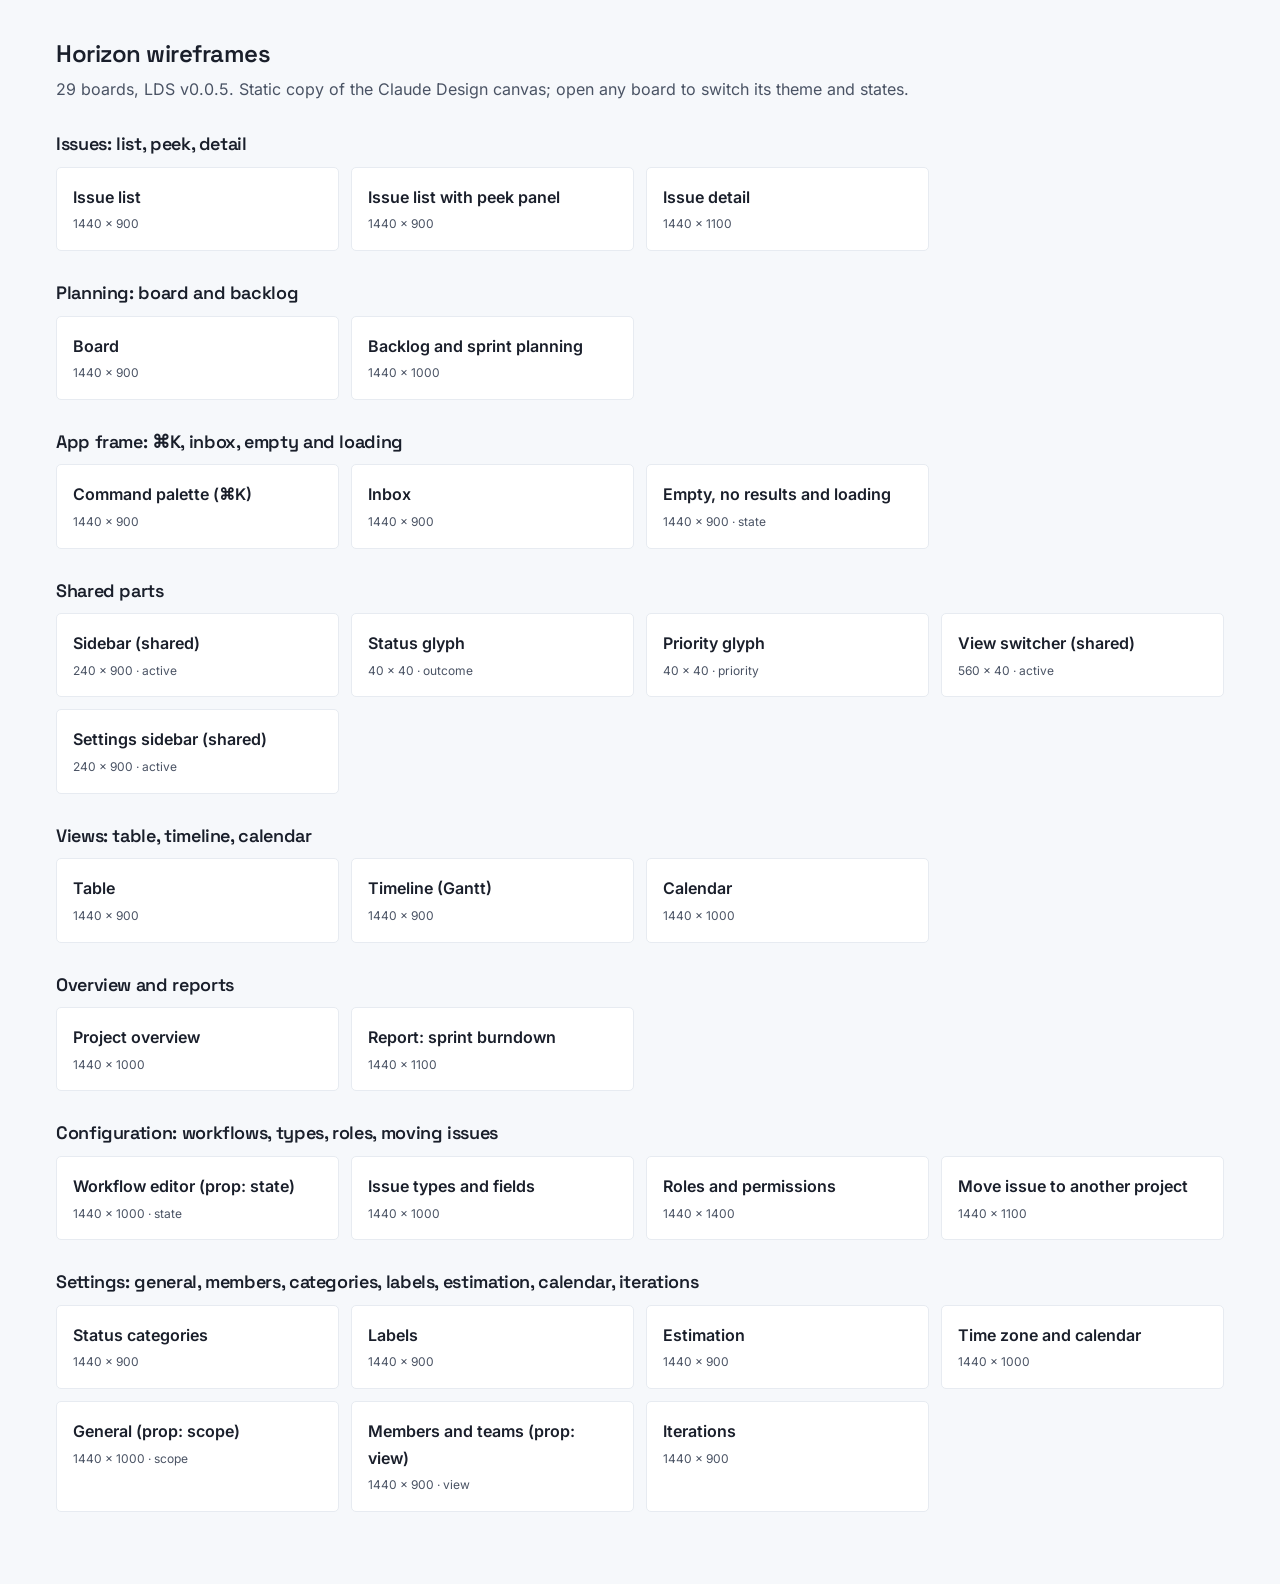
<file: docs/wireframes/index.html>
<!doctype html>
<html lang="en">
<head>
<meta charset="utf-8">
<meta name="viewport" content="width=device-width, initial-scale=1">
<title>Horizon wireframes</title>
<link rel="stylesheet" href="lds/tokens.css">
<link rel="stylesheet" href="lds/bundle.css">
<style>
  body { margin: 0; background: var(--lds-color-bg-subtle); color: var(--lds-color-fg-default); font-family: var(--lds-font-family-sans); }
  .hz-gallery { max-width: 1200px; margin: 0 auto; padding: var(--lds-space-10) var(--lds-space-4); }
  .hz-gallery__head { display: flex; flex-direction: column; gap: var(--lds-space-2); margin-bottom: var(--lds-space-8); }
  .hz-group { margin-bottom: var(--lds-space-8); }
  .hz-group__title { margin: 0 0 var(--lds-space-3); font-size: var(--lds-font-size-lg); }
  .hz-grid { display: grid; grid-template-columns: repeat(auto-fill, minmax(min(260px, 100%), 1fr)); gap: var(--lds-space-3); }
  .hz-card { display: flex; flex-direction: column; gap: var(--lds-space-1); padding: var(--lds-space-4); border: 1px solid var(--lds-color-border-default); border-radius: var(--lds-radius-lg); background: var(--lds-color-bg-raised); color: var(--lds-color-fg-default); text-decoration: none; }
  .hz-card:hover { border-color: var(--lds-color-border-strong); }
  .hz-card__title { font-weight: var(--lds-font-weight-semibold); }
  .hz-card__meta { font-size: var(--lds-font-size-xs); color: var(--lds-color-fg-muted); }
  .hz-toolbar { position: sticky; top: 0; z-index: var(--lds-z-sticky); display: flex; flex-wrap: wrap; align-items: center; gap: var(--lds-space-4); padding: var(--lds-space-2) var(--lds-space-4); background: var(--lds-color-bg-raised); border-bottom: 1px solid var(--lds-color-border-default); font-size: var(--lds-font-size-sm); }
  .hz-toolbar a { color: var(--lds-color-fg-link); text-decoration: none; }
  .hz-toolbar__title { font-weight: var(--lds-font-weight-semibold); }
  .hz-control { display: inline-flex; align-items: center; gap: var(--lds-space-2); color: var(--lds-color-fg-muted); }
  .hz-spacer { flex: 1; }
  .hz-stage { padding: var(--lds-space-6) var(--lds-space-4); overflow-x: auto; }
  .hz-frame { margin: 0 auto; background: var(--lds-color-bg-canvas); box-shadow: var(--lds-shadow-md); }
</style>
<script src="lds/bundle.js"></script>
<script src="boards.js"></script>
<script src="viewer.js" defer></script>
</head>
<body>
<div id="app"></div>
<noscript>The wireframes are rendered with JavaScript.</noscript>
</body>
</html>
</file>
<file: docs/wireframes/lds/tokens.css>
/* LiDiSoft Design System — generated from tokens.json */

@font-face {
  font-family: "Inter";
  src: url("fonts/Inter-Variable.woff2");
  font-weight: 100 900;
  font-style: normal;
  font-display: swap;
}

@font-face {
  font-family: "Space Grotesk";
  src: url("fonts/SpaceGrotesk-Variable.woff2");
  font-weight: 300 700;
  font-style: normal;
  font-display: swap;
}

:root, [data-theme="light"] {
  --lds-color-blue-50: #eef7fd;
  --lds-color-blue-100: #d6ebfa;
  --lds-color-blue-200: #b0d9f4;
  --lds-color-blue-300: #83c1ec;
  --lds-color-blue-400: #62b0e8;
  --lds-color-blue-500: #4a9fe3;
  --lds-color-blue-600: #3480c2;
  --lds-color-blue-700: #29649b;
  --lds-color-blue-800: #1f4a73;
  --lds-color-blue-900: #16334f;
  --lds-color-coral-50: #fef2f0;
  --lds-color-coral-100: #fde0db;
  --lds-color-coral-200: #fbc3ba;
  --lds-color-coral-300: #f99e90;
  --lds-color-coral-400: #f78475;
  --lds-color-coral-500: #f56f5c;
  --lds-color-coral-600: #d9503c;
  --lds-color-coral-700: #ad3c2c;
  --lds-color-coral-800: #822c20;
  --lds-color-coral-900: #5a1e16;
  --lds-color-gray-0: #ffffff;
  --lds-color-gray-25: #fbfcfe;
  --lds-color-gray-50: #f6f8fb;
  --lds-color-gray-100: #eef1f6;
  --lds-color-gray-200: #e7ebf1;
  --lds-color-gray-300: #cfd6e0;
  --lds-color-gray-400: #a7b1c2;
  --lds-color-gray-500: #7c8798;
  --lds-color-gray-550: #646e80;
  --lds-color-gray-600: #4a5364;
  --lds-color-gray-700: #333c4d;
  --lds-color-gray-800: #1a1f2b;
  --lds-color-gray-900: #12151d;
  --lds-color-gray-950: #0b0e14;
  --lds-color-green-50: #eef9f1;
  --lds-color-green-100: #d5f0dc;
  --lds-color-green-200: #ade1ba;
  --lds-color-green-300: #79cb8e;
  --lds-color-green-400: #52b56d;
  --lds-color-green-500: #3aa757;
  --lds-color-green-600: #2d8544;
  --lds-color-green-700: #246a37;
  --lds-color-green-800: #1a4e28;
  --lds-color-green-900: #12351b;
  --lds-color-yellow-50: #fefaeb;
  --lds-color-yellow-100: #fdf2c7;
  --lds-color-yellow-200: #fbe68c;
  --lds-color-yellow-300: #f8da51;
  --lds-color-yellow-400: #f6d43b;
  --lds-color-yellow-500: #f5cf2b;
  --lds-color-yellow-600: #d4b012;
  --lds-color-yellow-700: #a4880e;
  --lds-color-yellow-800: #77630b;
  --lds-color-yellow-900: #4f4207;
  --lds-card-border: var(--lds-color-border-default);
  --lds-color-accent-active: var(--lds-color-blue-700);
  --lds-color-accent-border: var(--lds-color-blue-200);
  --lds-color-accent-default: var(--lds-color-blue-500);
  --lds-color-accent-fg: var(--lds-color-blue-700);
  --lds-color-accent-hover: var(--lds-color-blue-600);
  --lds-color-accent-muted: var(--lds-color-blue-100);
  --lds-color-accent-subtle: var(--lds-color-blue-50);
  --lds-color-bg-canvas: var(--lds-color-gray-0);
  --lds-color-bg-inverse: var(--lds-color-gray-900);
  --lds-color-bg-muted: var(--lds-color-gray-100);
  --lds-color-bg-overlay: rgba(18, 21, 29, 0.55);
  --lds-color-bg-raised: var(--lds-color-gray-0);
  --lds-color-bg-subtle: var(--lds-color-gray-50);
  --lds-color-border-default: var(--lds-color-gray-200);
  --lds-color-border-inverse: var(--lds-color-gray-700);
  --lds-color-border-strong: var(--lds-color-gray-300);
  --lds-color-border-subtle: var(--lds-color-gray-100);
  --lds-color-chart-abandoned: var(--lds-color-coral-600);
  --lds-color-chart-annotation: var(--lds-color-fg-muted);
  --lds-color-chart-completed: var(--lds-color-green-600);
  --lds-color-chart-marker: var(--lds-color-danger-fg);
  --lds-color-chart-reference: var(--lds-color-fg-subtle);
  --lds-color-chart-started: var(--lds-color-blue-600);
  --lds-color-chart-unstarted: var(--lds-color-gray-400);
  --lds-color-danger-active: var(--lds-color-coral-700);
  --lds-color-danger-border: var(--lds-color-coral-200);
  --lds-color-danger-default: var(--lds-color-coral-500);
  --lds-color-danger-fg: var(--lds-color-coral-700);
  --lds-color-danger-hover: var(--lds-color-coral-600);
  --lds-color-danger-muted: var(--lds-color-coral-100);
  --lds-color-danger-subtle: var(--lds-color-coral-50);
  --lds-color-fg-default: var(--lds-color-gray-800);
  --lds-color-fg-disabled: var(--lds-color-gray-400);
  --lds-color-fg-inverse: var(--lds-color-gray-100);
  --lds-color-fg-link: var(--lds-color-blue-700);
  --lds-color-fg-muted: var(--lds-color-gray-600);
  --lds-color-fg-on-accent: var(--lds-color-gray-0);
  --lds-color-fg-on-warning: var(--lds-color-gray-900);
  --lds-color-fg-subtle: var(--lds-color-gray-550);
  --lds-color-focus-ring: var(--lds-color-blue-600);
  --lds-color-focus-ring-offset: var(--lds-color-bg-canvas);
  --lds-color-neutral-active: var(--lds-color-gray-900);
  --lds-color-neutral-border: var(--lds-color-gray-200);
  --lds-color-neutral-default: var(--lds-color-gray-800);
  --lds-color-neutral-fg: var(--lds-color-gray-700);
  --lds-color-neutral-hover: var(--lds-color-gray-700);
  --lds-color-neutral-muted: var(--lds-color-gray-100);
  --lds-color-neutral-subtle: var(--lds-color-gray-50);
  --lds-color-success-active: var(--lds-color-green-700);
  --lds-color-success-border: var(--lds-color-green-200);
  --lds-color-success-default: var(--lds-color-green-500);
  --lds-color-success-fg: var(--lds-color-green-700);
  --lds-color-success-hover: var(--lds-color-green-600);
  --lds-color-success-muted: var(--lds-color-green-100);
  --lds-color-success-subtle: var(--lds-color-green-50);
  --lds-color-warning-active: var(--lds-color-yellow-700);
  --lds-color-warning-border: var(--lds-color-yellow-200);
  --lds-color-warning-default: var(--lds-color-yellow-500);
  --lds-color-warning-fg: var(--lds-color-yellow-800);
  --lds-color-warning-hover: var(--lds-color-yellow-600);
  --lds-color-warning-muted: var(--lds-color-yellow-100);
  --lds-color-warning-subtle: var(--lds-color-yellow-50);
  --lds-card-shadow: 0 1px 2px rgba(20, 30, 50, 0.04), 0 12px 32px rgba(20, 30, 50, 0.06);
  --lds-overlay-shadow: 0 24px 64px rgba(20, 30, 50, 0.18);
  --lds-shadow-inset: inset 0 1px 2px rgba(20, 30, 50, 0.06);
  --lds-shadow-lg: 0 8px 20px rgba(20, 30, 50, 0.10), 0 24px 48px rgba(20, 30, 50, 0.10);
  --lds-shadow-md: 0 1px 2px rgba(20, 30, 50, 0.04), 0 12px 32px rgba(20, 30, 50, 0.06);
  --lds-shadow-none: none;
  --lds-shadow-sm: 0 1px 2px rgba(20, 30, 50, 0.06);
  --lds-shadow-xl: 0 24px 64px rgba(20, 30, 50, 0.18);
}

[data-theme="dark"] {
  --lds-card-border: var(--lds-color-border-default);
  --lds-color-accent-active: var(--lds-color-blue-200);
  --lds-color-accent-border: rgba(74, 159, 227, 0.35);
  --lds-color-accent-default: var(--lds-color-blue-400);
  --lds-color-accent-fg: var(--lds-color-blue-300);
  --lds-color-accent-hover: var(--lds-color-blue-300);
  --lds-color-accent-muted: rgba(74, 159, 227, 0.22);
  --lds-color-accent-subtle: rgba(74, 159, 227, 0.12);
  --lds-color-bg-canvas: var(--lds-color-gray-900);
  --lds-color-bg-inverse: var(--lds-color-gray-50);
  --lds-color-bg-muted: var(--lds-color-gray-800);
  --lds-color-bg-overlay: rgba(5, 7, 11, 0.7);
  --lds-color-bg-raised: var(--lds-color-gray-800);
  --lds-color-bg-subtle: var(--lds-color-gray-950);
  --lds-color-border-default: var(--lds-color-gray-700);
  --lds-color-border-inverse: var(--lds-color-gray-300);
  --lds-color-border-strong: var(--lds-color-gray-600);
  --lds-color-border-subtle: var(--lds-color-gray-800);
  --lds-color-chart-abandoned: var(--lds-color-coral-400);
  --lds-color-chart-annotation: var(--lds-color-fg-muted);
  --lds-color-chart-completed: var(--lds-color-green-500);
  --lds-color-chart-marker: var(--lds-color-danger-fg);
  --lds-color-chart-reference: var(--lds-color-fg-subtle);
  --lds-color-chart-started: var(--lds-color-blue-500);
  --lds-color-chart-unstarted: var(--lds-color-gray-600);
  --lds-color-danger-active: var(--lds-color-coral-200);
  --lds-color-danger-border: rgba(245, 111, 92, 0.35);
  --lds-color-danger-default: var(--lds-color-coral-400);
  --lds-color-danger-fg: var(--lds-color-coral-300);
  --lds-color-danger-hover: var(--lds-color-coral-300);
  --lds-color-danger-muted: rgba(245, 111, 92, 0.22);
  --lds-color-danger-subtle: rgba(245, 111, 92, 0.12);
  --lds-color-fg-default: var(--lds-color-gray-100);
  --lds-color-fg-disabled: var(--lds-color-gray-600);
  --lds-color-fg-inverse: var(--lds-color-gray-900);
  --lds-color-fg-link: var(--lds-color-blue-300);
  --lds-color-fg-muted: var(--lds-color-gray-400);
  --lds-color-fg-on-accent: var(--lds-color-gray-0);
  --lds-color-fg-on-warning: var(--lds-color-gray-900);
  --lds-color-fg-subtle: var(--lds-color-gray-500);
  --lds-color-focus-ring: var(--lds-color-blue-400);
  --lds-color-focus-ring-offset: var(--lds-color-bg-canvas);
  --lds-color-neutral-active: var(--lds-color-gray-0);
  --lds-color-neutral-border: var(--lds-color-gray-700);
  --lds-color-neutral-default: var(--lds-color-gray-100);
  --lds-color-neutral-fg: var(--lds-color-gray-300);
  --lds-color-neutral-hover: var(--lds-color-gray-200);
  --lds-color-neutral-muted: var(--lds-color-gray-700);
  --lds-color-neutral-subtle: var(--lds-color-gray-800);
  --lds-color-success-active: var(--lds-color-green-200);
  --lds-color-success-border: rgba(58, 167, 87, 0.35);
  --lds-color-success-default: var(--lds-color-green-400);
  --lds-color-success-fg: var(--lds-color-green-300);
  --lds-color-success-hover: var(--lds-color-green-300);
  --lds-color-success-muted: rgba(58, 167, 87, 0.22);
  --lds-color-success-subtle: rgba(58, 167, 87, 0.12);
  --lds-color-warning-active: var(--lds-color-yellow-200);
  --lds-color-warning-border: rgba(245, 207, 43, 0.35);
  --lds-color-warning-default: var(--lds-color-yellow-400);
  --lds-color-warning-fg: var(--lds-color-yellow-300);
  --lds-color-warning-hover: var(--lds-color-yellow-300);
  --lds-color-warning-muted: rgba(245, 207, 43, 0.22);
  --lds-color-warning-subtle: rgba(245, 207, 43, 0.12);
  --lds-card-shadow: 0 1px 2px rgba(0, 0, 0, 0.3), 0 12px 32px rgba(0, 0, 0, 0.35);
  --lds-overlay-shadow: 0 24px 64px rgba(0, 0, 0, 0.6);
  --lds-shadow-inset: inset 0 1px 2px rgba(0, 0, 0, 0.35);
  --lds-shadow-lg: 0 8px 20px rgba(0, 0, 0, 0.45), 0 24px 48px rgba(0, 0, 0, 0.4);
  --lds-shadow-md: 0 1px 2px rgba(0, 0, 0, 0.3), 0 12px 32px rgba(0, 0, 0, 0.35);
  --lds-shadow-sm: 0 1px 2px rgba(0, 0, 0, 0.4);
  --lds-shadow-xl: 0 24px 64px rgba(0, 0, 0, 0.6);
}

:root {
  --lds-card-padding: 1.5rem;
  --lds-chart-segment-gap: 2px;
  --lds-control-gap-lg: 0.75rem;
  --lds-control-gap-md: 0.5rem;
  --lds-control-gap-sm: 0.5rem;
  --lds-control-padding-x-lg: 1.25rem;
  --lds-control-padding-x-md: 1rem;
  --lds-control-padding-x-sm: 0.75rem;
  --lds-focus-offset: 2px;
  --lds-focus-width: 2px;
  --lds-space-0: 0;
  --lds-space-1: 0.25rem;
  --lds-space-2: 0.5rem;
  --lds-space-3: 0.75rem;
  --lds-space-4: 1rem;
  --lds-space-5: 1.25rem;
  --lds-space-6: 1.5rem;
  --lds-space-7: 1.75rem;
  --lds-space-8: 2rem;
  --lds-space-10: 2.5rem;
  --lds-space-12: 3rem;
  --lds-space-14: 3.5rem;
  --lds-space-16: 4rem;
  --lds-space-20: 5rem;
  --lds-space-24: 6rem;
  --lds-space-32: 8rem;
  --lds-space-px: 1px;
  --lds-card-radius: 5px;
  --lds-chart-bar-radius: 4px;
  --lds-control-radius-lg: 3px;
  --lds-control-radius-md: 3px;
  --lds-control-radius-pill: 999px;
  --lds-control-radius-sm: 2px;
  --lds-overlay-radius: 5px;
  --lds-radius-full: 999px;
  --lds-radius-lg: 5px;
  --lds-radius-md: 3px;
  --lds-radius-none: 0;
  --lds-radius-sm: 2px;
  --lds-radius-xl: 12px;
  --lds-radius-xs: 1px;
  --lds-avatar-size-lg: 48px;
  --lds-avatar-size-md: 40px;
  --lds-avatar-size-sm: 32px;
  --lds-breakpoint-2xl: 1536px;
  --lds-breakpoint-lg: 1024px;
  --lds-breakpoint-md: 768px;
  --lds-breakpoint-sm: 480px;
  --lds-breakpoint-xl: 1280px;
  --lds-control-border-width-default: 1px;
  --lds-control-height-lg: 48px;
  --lds-control-height-md: 40px;
  --lds-control-height-sm: 32px;
  --lds-icon-size-lg: 24px;
  --lds-icon-size-md: 20px;
  --lds-icon-size-sm: 16px;
  --lds-size-container: 1300px;
  --lds-size-prose: 68ch;
  --lds-avatar-font-size-lg: 0.875rem;
  --lds-avatar-font-size-md: 0.75rem;
  --lds-avatar-font-size-sm: 0.6875rem;
  --lds-control-font-size-lg: 1rem;
  --lds-control-font-size-md: 0.875rem;
  --lds-control-font-size-sm: 0.875rem;
  --lds-font-size-2xl: 1.5rem;
  --lds-font-size-2xs: 0.6875rem;
  --lds-font-size-3xl: 1.875rem;
  --lds-font-size-4xl: 2.25rem;
  --lds-font-size-5xl: 3rem;
  --lds-font-size-lg: 1.125rem;
  --lds-font-size-md: 1rem;
  --lds-font-size-sm: 0.875rem;
  --lds-font-size-xl: 1.25rem;
  --lds-font-size-xs: 0.75rem;
  --lds-font-weight-bold: 700;
  --lds-font-weight-extrabold: 800;
  --lds-font-weight-medium: 500;
  --lds-font-weight-regular: 400;
  --lds-font-weight-semibold: 600;
  --lds-font-leading-none: 1;
  --lds-font-leading-normal: 1.55;
  --lds-font-leading-relaxed: 1.65;
  --lds-font-leading-snug: 1.35;
  --lds-font-leading-tight: 1.15;
  --lds-font-tracking-caps: 0.14em;
  --lds-font-tracking-normal: 0;
  --lds-font-tracking-tight: -0.02em;
  --lds-font-tracking-wide: 0.04em;
  --lds-z-base: 0;
  --lds-z-drawer: 100;
  --lds-z-modal: 200;
  --lds-z-popover: 300;
  --lds-z-raised: 10;
  --lds-z-sticky: 50;
  --lds-z-toast: 400;
  --lds-z-tooltip: 500;
  --font-sans: "Inter", -apple-system, BlinkMacSystemFont, "Segoe UI", Roboto, sans-serif;
  --font-display: "Space Grotesk", "Inter", -apple-system, BlinkMacSystemFont, sans-serif;
  --font-mono: "JetBrains Mono", ui-monospace, SFMono-Regular, Menlo, Consolas, monospace;
}

.lds-display {
  font-family: var(--font-display);
  font-size: 2.25rem;
  line-height: 1.15;
  font-weight: 700;
  letter-spacing: -0.02em;
}

.lds-title {
  font-family: var(--font-display);
  font-size: 1.5rem;
  line-height: 1.15;
  font-weight: 600;
  letter-spacing: -0.02em;
}

.lds-eyebrow {
  font-family: var(--font-display);
  font-size: 0.75rem;
  line-height: 1.55;
  font-weight: 600;
  letter-spacing: 0.14em;
}

.lds-lead {
  font-family: var(--font-sans);
  font-size: 1.125rem;
  line-height: 1.65;
  font-weight: 400;
}

.lds-body {
  font-family: var(--font-sans);
  font-size: 1rem;
  line-height: 1.65;
  font-weight: 400;
}

.lds-control {
  font-family: var(--font-sans);
  font-size: 0.875rem;
  line-height: 1.55;
  font-weight: 500;
}

.lds-caption {
  font-family: var(--font-sans);
  font-size: 0.75rem;
  line-height: 1.55;
  font-weight: 400;
}

.lds-code {
  font-family: var(--font-mono);
  font-size: 0.875rem;
  line-height: 1.55;
  font-weight: 400;
}
</file>
<file: docs/wireframes/lds/bundle.css>
/*!
 * LiDiSoft Design System — lds.css
 * version 0.0.5
 *
 * GENERATED FILE — DO NOT EDIT.
 * Regenerate with: make build   (see docs/architecture.md)
 */
/* ------------------------------------------------------------------
 * Reset
 *
 * Deliberately small. It normalises box sizing, strips the margins that
 * cause layout surprises, and sets the document-level typography that
 * every component inherits — nothing more.
 * ------------------------------------------------------------------ */

*,
*::before,
*::after {
  box-sizing: border-box;
}

html {
  -webkit-text-size-adjust: 100%;
  scroll-behavior: smooth;
}

body {
  margin: 0;
  font-family: var(--lds-font-family-sans);
  font-size: var(--lds-font-size-md);
  line-height: var(--lds-font-leading-relaxed);
  color: var(--lds-color-fg-default);
  background: var(--lds-color-bg-canvas);
  -webkit-font-smoothing: antialiased;
  -moz-osx-font-smoothing: grayscale;
}

h1,
h2,
h3,
h4,
h5,
h6 {
  margin: 0;
  font-family: var(--lds-font-family-display);
  font-weight: var(--lds-font-weight-semibold);
  line-height: var(--lds-font-leading-tight);
  letter-spacing: var(--lds-font-tracking-tight);
}

p,
figure,
blockquote,
dl,
dd {
  margin: 0;
}

ul[class],
ol[class] {
  margin: 0;
  padding: 0;
  list-style: none;
}

a {
  color: var(--lds-color-fg-link);
  text-decoration-thickness: 1px;
  text-underline-offset: 0.2em;
}

img,
picture,
svg,
video,
canvas {
  display: block;
  max-width: 100%;
  height: auto;
}

input,
button,
textarea,
select {
  font: inherit;
  color: inherit;
}

code,
kbd,
samp,
pre {
  font-family: var(--lds-font-family-mono);
  font-size: 0.9em;
}

hr {
  border: 0;
  border-top: 1px solid var(--lds-color-border-default);
  margin: var(--lds-space-6) 0;
}

/* One focus treatment for the whole system. Components reuse these tokens
 * inside their shadow roots rather than inventing their own ring. */
:where(a, button, input, textarea, select, summary, [tabindex]):focus-visible {
  outline: var(--lds-focus-width) solid var(--lds-color-focus-ring);
  outline-offset: var(--lds-focus-offset);
  border-radius: var(--lds-radius-xs);
}

/* ------------------------------------------------------------------
 * Theme wiring
 *
 * data-lds-theme is the explicit switch. When the page has not chosen,
 * follow the OS. An explicit data-lds-theme="light" always wins because
 * attribute selectors outrank the bare :root inside the media query.
 * ------------------------------------------------------------------ */

@media (prefers-color-scheme: dark) {
  :root:not([data-lds-theme="light"]) {
    color-scheme: dark;
  }
}

:root[data-lds-theme="dark"],
:root[data-theme="dark"] {
  color-scheme: dark;
}

/* Respect users who ask for less motion: kill transitions system-wide rather
 * than asking every component to remember. */
@media (prefers-reduced-motion: reduce) {
  *,
  *::before,
  *::after {
    animation-duration: 0.01ms !important;
    animation-iteration-count: 1 !important;
    transition-duration: 0.01ms !important;
    scroll-behavior: auto !important;
  }
}


/* ------------------------------------------------------------------
 * Tokens not declared by tokens.json (font stacks and motion), kept here.
 * Every other --lds-* value comes from the design system's tokens.css.
 * ------------------------------------------------------------------ */
:root {
  --lds-duration-fast: 120ms;
  --lds-duration-instant: 0ms;
  --lds-duration-normal: 180ms;
  --lds-duration-slow: 280ms;
  --lds-duration-slower: 420ms;
  --lds-easing-accelerate: cubic-bezier(0.4, 0, 1, 1);
  --lds-easing-decelerate: cubic-bezier(0, 0, 0.2, 1);
  --lds-easing-spring: cubic-bezier(0.34, 1.56, 0.64, 1);
  --lds-easing-standard: cubic-bezier(0.2, 0, 0.2, 1);
  --lds-font-family-display: "Space Grotesk", "Inter", -apple-system, BlinkMacSystemFont, sans-serif;
  --lds-font-family-mono: "JetBrains Mono", ui-monospace, SFMono-Regular, Menlo, Consolas, monospace;
  --lds-font-family-sans: "Inter", -apple-system, BlinkMacSystemFont, "Segoe UI", Roboto, sans-serif;
  --lds-transition-control: 120ms cubic-bezier(0.2, 0, 0.2, 1);
  --lds-transition-surface: 180ms cubic-bezier(0.2, 0, 0.2, 1);
}

/* ------------------------------------------------------------------
 * Layout primitives and typography helpers.
 *
 * These are light-DOM classes, not components — layout is the one thing
 * shadow DOM cannot own, because it has to arrange elements the consuming
 * page created. Everything here is composable and single-purpose; this is
 * not a utility framework and should not grow into one.
 *
 * Naming: .lds-<primitive>, modified by --lds-<primitive>-* custom
 * properties rather than by variant classes.
 * ------------------------------------------------------------------ */

.lds-container {
  width: 100%;
  max-width: var(--lds-container-width, var(--lds-size-container));
  margin-inline: auto;
  padding-inline: var(--lds-space-6);
}

/* Vertical rhythm. Children are spaced, the container itself is not. */
.lds-stack {
  display: flex;
  flex-direction: column;
  gap: var(--lds-stack-gap, var(--lds-space-4));
}

/* Horizontal grouping that wraps instead of overflowing. */
.lds-cluster {
  display: flex;
  flex-wrap: wrap;
  align-items: var(--lds-cluster-align, center);
  gap: var(--lds-cluster-gap, var(--lds-space-3));
}

/* Pushes the last child away from the rest — nav bars, card footers. */
.lds-split {
  display: flex;
  align-items: var(--lds-split-align, center);
  justify-content: space-between;
  gap: var(--lds-split-gap, var(--lds-space-4));
}

/* Responsive without media queries: columns fit as many as will hold
 * --lds-grid-min, then wrap. */
.lds-grid {
  display: grid;
  gap: var(--lds-grid-gap, var(--lds-space-6));
  grid-template-columns: repeat(
    auto-fit,
    minmax(min(var(--lds-grid-min, 260px), 100%), 1fr)
  );
}

/* Centres a column and caps its measure for readability. */
.lds-prose {
  max-width: var(--lds-prose-width, var(--lds-size-prose));
}

.lds-prose > * + * {
  margin-top: var(--lds-space-4);
}

/* ------------------------------------------------------------------
 * Typography helpers
 * ------------------------------------------------------------------ */

.lds-display {
  font-family: var(--lds-font-family-display);
  font-size: var(--lds-font-size-4xl);
  font-weight: var(--lds-font-weight-bold);
  line-height: var(--lds-font-leading-tight);
  letter-spacing: var(--lds-font-tracking-tight);
}

.lds-title {
  font-family: var(--lds-font-family-display);
  font-size: var(--lds-font-size-2xl);
  font-weight: var(--lds-font-weight-semibold);
  line-height: var(--lds-font-leading-tight);
  letter-spacing: var(--lds-font-tracking-tight);
}

.lds-eyebrow {
  font-family: var(--lds-font-family-display);
  font-size: var(--lds-font-size-xs);
  font-weight: var(--lds-font-weight-semibold);
  letter-spacing: var(--lds-font-tracking-caps);
  text-transform: uppercase;
  color: var(--lds-color-fg-muted);
}

.lds-lead {
  font-size: var(--lds-font-size-lg);
  color: var(--lds-color-fg-muted);
}

.lds-muted {
  color: var(--lds-color-fg-muted);
}

.lds-subtle {
  color: var(--lds-color-fg-subtle);
}

/* ------------------------------------------------------------------
 * Accessibility helpers
 * ------------------------------------------------------------------ */

/* Available to assistive technology, invisible on screen. */
.lds-visually-hidden:not(:focus):not(:active) {
  position: absolute;
  width: 1px;
  height: 1px;
  margin: -1px;
  padding: 0;
  overflow: hidden;
  clip-path: inset(50%);
  white-space: nowrap;
  border: 0;
}

/* Keyboard-only escape hatch to the main landmark. */
.lds-skip-link {
  position: absolute;
  top: var(--lds-space-2);
  left: var(--lds-space-2);
  z-index: var(--lds-z-tooltip);
  padding: var(--lds-space-2) var(--lds-space-4);
  border-radius: var(--lds-radius-sm);
  background: var(--lds-color-bg-raised);
  box-shadow: var(--lds-shadow-lg);
  transform: translateY(-200%);
  transition: transform var(--lds-transition-control);
}

.lds-skip-link:focus-visible {
  transform: translateY(0);
}


/* ------------------------------------------------------------------
 * Light-DOM styles for <lds-table>.
 *
 * Nested table cells cannot be reached from the component's shadow
 * stylesheet (::slotted only matches top-level assigned nodes). Custom
 * properties set on the host inherit into the light DOM; this file applies
 * them to table / th / td.
 * ------------------------------------------------------------------ */

lds-table table {
  width: 100%;
  border-collapse: collapse;
  border-spacing: 0;
  font-family: var(--lds-font-family-sans);
  font-size: var(--lds-table-font-size, var(--lds-font-size-sm));
  line-height: var(--lds-font-leading-normal);
  color: var(--lds-table-fg, var(--lds-color-fg-default));
  background: var(--lds-table-bg, var(--lds-color-bg-canvas));
}

lds-table caption {
  caption-side: top;
  padding-block: var(--lds-space-3);
  color: var(--lds-color-fg-muted);
  text-align: start;
  font-size: var(--lds-font-size-sm);
}

lds-table th,
lds-table td {
  box-sizing: border-box;
  padding: var(--lds-table-cell-padding-y, var(--lds-space-3))
    var(--lds-table-cell-padding-x, var(--lds-space-4));
  border-bottom: var(--lds-control-border-width-default) solid
    var(--lds-table-border, var(--lds-color-border-default));
  text-align: start;
  vertical-align: middle;
}

lds-table th {
  font-weight: var(--lds-font-weight-semibold);
  color: var(--lds-table-header-fg, var(--lds-color-fg-muted));
  background: var(--lds-table-header-bg, var(--lds-color-bg-muted));
  white-space: nowrap;
}

lds-table tbody tr:last-child > th,
lds-table tbody tr:last-child > td {
  border-bottom: 0;
}

lds-table tbody tr:hover > th,
lds-table tbody tr:hover > td {
  background: var(--lds-table-row-hover-bg, var(--lds-color-bg-muted));
}

lds-table[striped] tbody tr:nth-child(even) > th,
lds-table[striped] tbody tr:nth-child(even) > td {
  background: var(--lds-table-row-stripe-bg, var(--lds-color-bg-subtle));
}

lds-table[striped] tbody tr:nth-child(even):hover > th,
lds-table[striped] tbody tr:nth-child(even):hover > td {
  background: var(--lds-table-row-hover-bg, var(--lds-color-bg-muted));
}

/* Sticky header — requires overflow on the shadow frame and a max-height. */
lds-table[sticky] thead th {
  position: sticky;
  top: 0;
  z-index: var(--lds-z-raised);
  box-shadow: 0 var(--lds-space-px) 0 var(--lds-table-border, var(--lds-color-border-default));
}

/* Sortable columns */
lds-table[sortable] th[data-sortable] {
  cursor: pointer;
  user-select: none;
}

lds-table[sortable] th[data-sortable]:focus-visible {
  outline: var(--lds-focus-width) solid var(--lds-color-focus-ring);
  outline-offset: calc(var(--lds-focus-offset) * -1);
}

lds-table[sortable] th[data-sortable]::after {
  content: "";
  display: inline-block;
  width: 0.4em;
  height: 0.4em;
  margin-inline-start: var(--lds-space-2);
  vertical-align: 0.15em;
  border-inline-end: var(--lds-control-border-width-default) solid currentColor;
  border-block-end: var(--lds-control-border-width-default) solid currentColor;
  opacity: 0.35;
  transform: rotate(45deg);
}

lds-table[sortable] th[data-sortable][aria-sort="ascending"]::after {
  opacity: 1;
  transform: translateY(0.15em) rotate(-135deg);
}

lds-table[sortable] th[data-sortable][aria-sort="descending"]::after {
  opacity: 1;
  transform: translateY(-0.05em) rotate(45deg);
}
</file>
